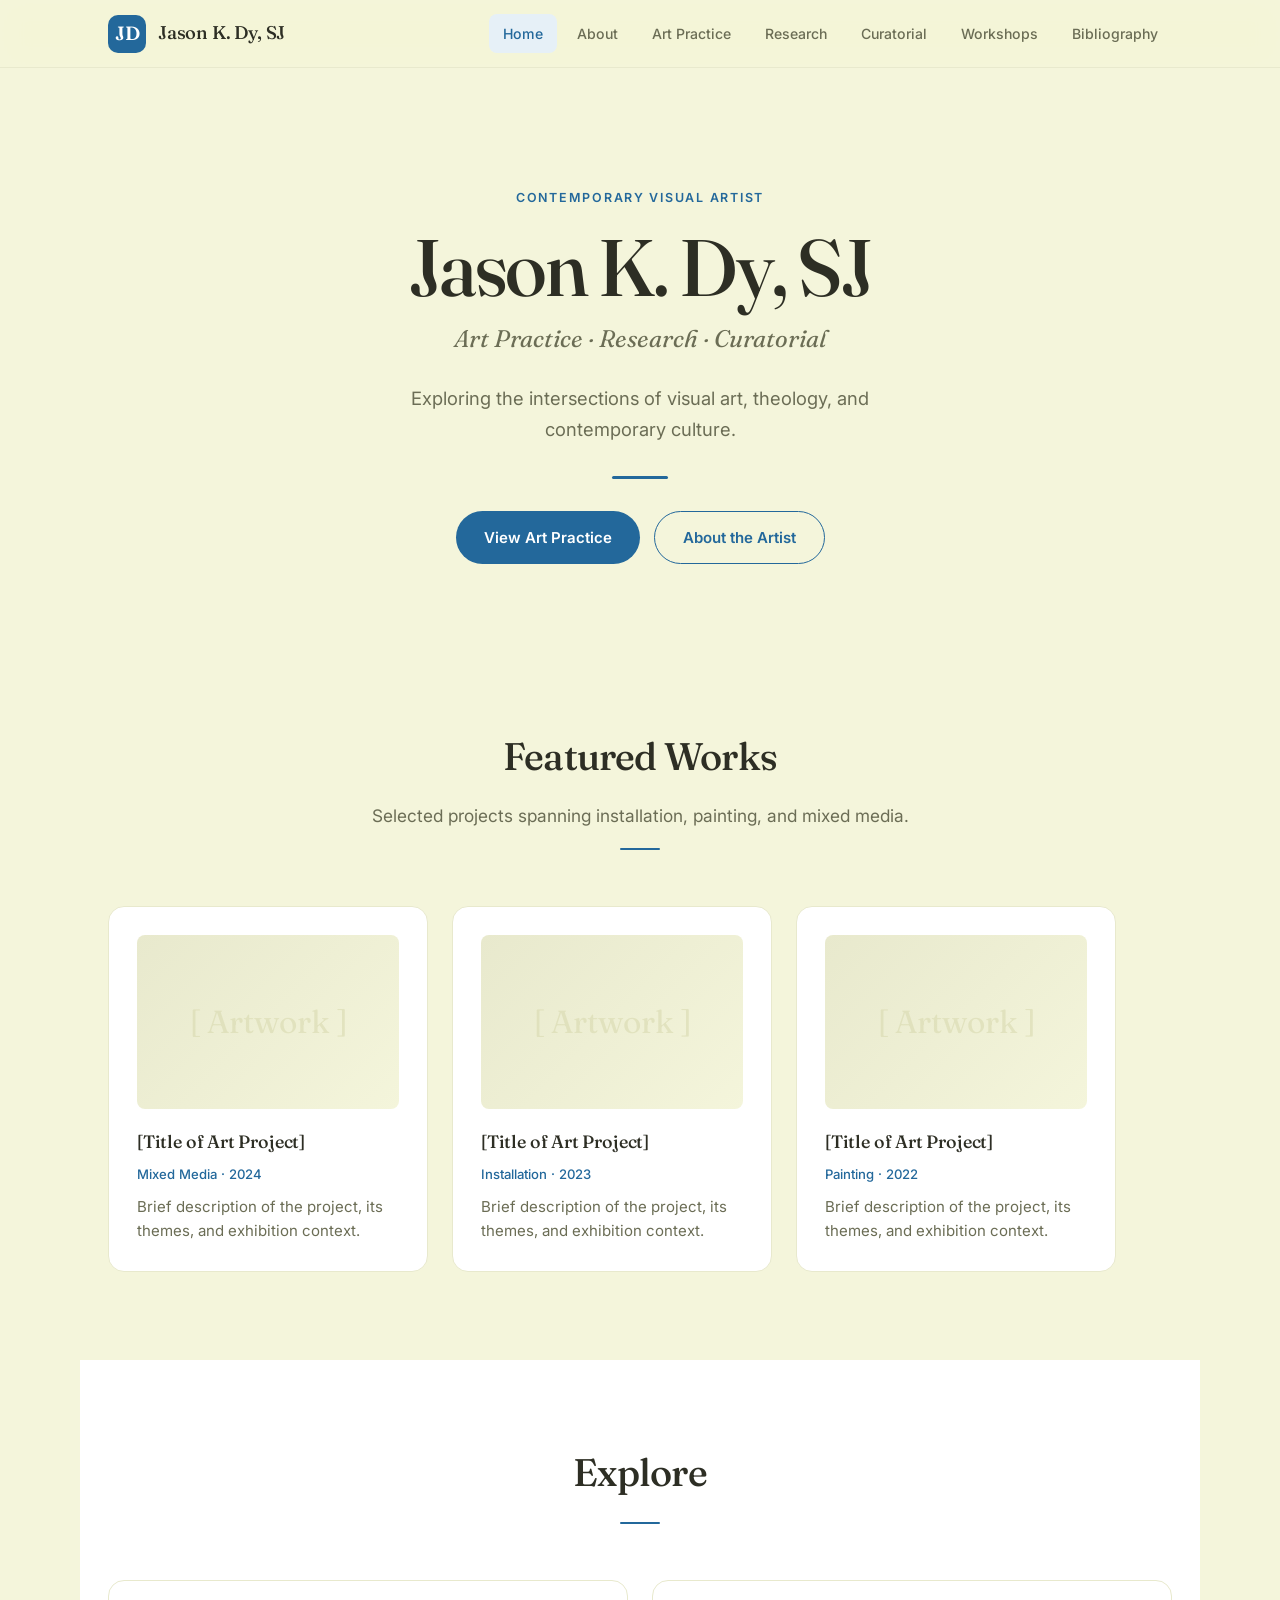
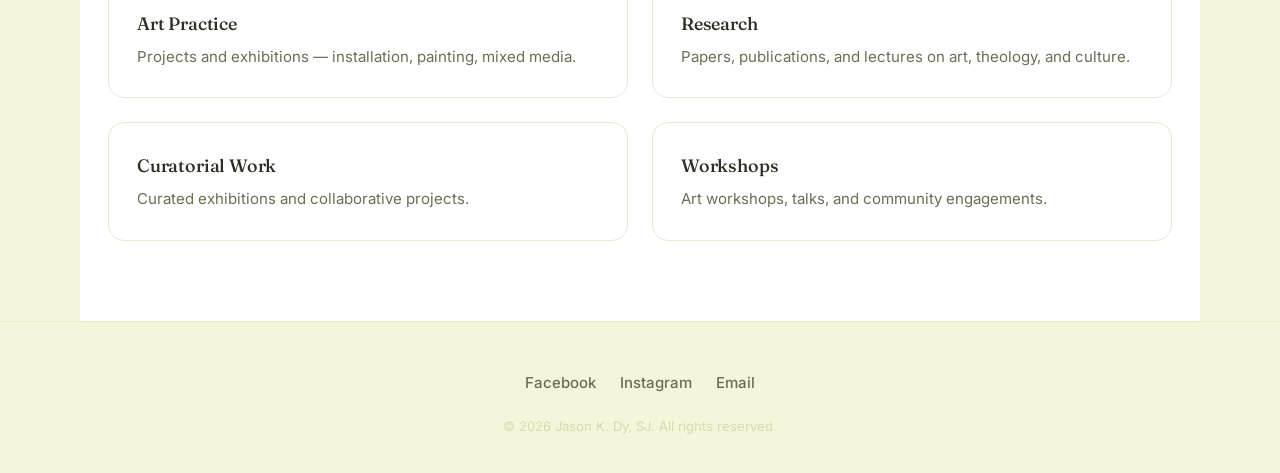
<file: index.html>
<!DOCTYPE html>
<html lang="en">
<head>
  <meta charset="UTF-8">
  <meta name="viewport" content="width=device-width, initial-scale=1.0">
  <title>Jason K. Dy, SJ — Contemporary Visual Artist</title>
  <meta name="description" content="Portfolio of Jason K. Dy, SJ — contemporary visual artist. Art practice, research, curatorial work, and workshops.">
  <link rel="icon" type="image/png" sizes="32x32" href="assets/img/favicon-32.png">
  <link rel="apple-touch-icon" href="assets/img/apple-touch-icon.png">
  <link rel="stylesheet" href="assets/css/style.css?v=1">
  <!-- Open Graph -->
  <meta property="og:title" content="Jason K. Dy, SJ — Contemporary Visual Artist">
  <meta property="og:description" content="Portfolio of Jason K. Dy, SJ — contemporary visual artist.">
  <meta property="og:type" content="website">
</head>
<body>

<a href="#main" class="skip-link">Skip to content</a>

<!-- ═══════════════ HEADER ═══════════════ -->
<header class="site-header">
  <div class="header-inner">
    <a href="index.html" class="brand" aria-label="Jason K. Dy, SJ — Home">
      <div class="brand-mark" aria-hidden="true">JD</div>
      <span class="brand-name">Jason K. Dy, SJ</span>
    </a>

    <button class="nav-toggle" aria-label="Toggle navigation" aria-expanded="false">
      <span></span><span></span><span></span>
    </button>

    <nav class="site-nav">
      <a href="index.html" class="active">Home</a>
      <a href="about.html">About</a>
      <a href="art-practice.html">Art Practice</a>
      <a href="research.html">Research</a>
      <a href="curatorial.html">Curatorial</a>
      <a href="workshops.html">Workshops</a>
      <a href="bibliography.html">Bibliography</a>
    </nav>
  </div>
</header>

<!-- ═══════════════ MAIN ═══════════════ -->
<main id="main">

  <!-- Hero -->
  <section class="hero-home">
    <p class="eyebrow">Contemporary Visual Artist</p>
    <h1>Jason K. Dy, SJ</h1>
    <p class="hero-sub">Art Practice · Research · Curatorial</p>
    <p class="hero-lede">
      Exploring the intersections of visual art, theology, and contemporary culture.
    </p>
    <span class="hero-line" aria-hidden="true"></span>
    <div class="cta-row">
      <a href="art-practice.html" class="btn btn-primary">View Art Practice</a>
      <a href="about.html" class="btn btn-outline">About the Artist</a>
    </div>
  </section>

  <!-- Featured Work -->
  <section class="section reveal">
    <div class="section-header">
      <h2>Featured Works</h2>
      <p class="section-lede">Selected projects spanning installation, painting, and mixed media.</p>
      <span class="section-line" aria-hidden="true"></span>
    </div>

    <div class="card-grid">
      <div class="card reveal">
        <div class="card-placeholder"><span>[ Artwork ]</span></div>
        <h4>[Title of Art Project]</h4>
        <p class="card-meta">Mixed Media · 2024</p>
        <p>Brief description of the project, its themes, and exhibition context.</p>
      </div>
      <div class="card reveal">
        <div class="card-placeholder"><span>[ Artwork ]</span></div>
        <h4>[Title of Art Project]</h4>
        <p class="card-meta">Installation · 2023</p>
        <p>Brief description of the project, its themes, and exhibition context.</p>
      </div>
      <div class="card reveal">
        <div class="card-placeholder"><span>[ Artwork ]</span></div>
        <h4>[Title of Art Project]</h4>
        <p class="card-meta">Painting · 2022</p>
        <p>Brief description of the project, its themes, and exhibition context.</p>
      </div>
    </div>
  </section>

  <!-- Quick Links -->
  <section class="section section-alt reveal">
    <div class="section-header">
      <h2>Explore</h2>
      <span class="section-line" aria-hidden="true"></span>
    </div>

    <div class="card-grid two-col">
      <a href="art-practice.html" class="card" style="text-decoration:none;">
        <h4>Art Practice</h4>
        <p style="margin-top:6px;">Projects and exhibitions — installation, painting, mixed media.</p>
      </a>
      <a href="research.html" class="card" style="text-decoration:none;">
        <h4>Research</h4>
        <p style="margin-top:6px;">Papers, publications, and lectures on art, theology, and culture.</p>
      </a>
      <a href="curatorial.html" class="card" style="text-decoration:none;">
        <h4>Curatorial Work</h4>
        <p style="margin-top:6px;">Curated exhibitions and collaborative projects.</p>
      </a>
      <a href="workshops.html" class="card" style="text-decoration:none;">
        <h4>Workshops</h4>
        <p style="margin-top:6px;">Art workshops, talks, and community engagements.</p>
      </a>
    </div>
  </section>

</main>

<!-- ═══════════════ FOOTER ═══════════════ -->
<footer class="site-footer">
  <div class="footer-social">
    <a href="#" aria-label="Facebook">Facebook</a>
    <a href="#" aria-label="Instagram">Instagram</a>
    <a href="mailto:email@example.com" aria-label="Email">Email</a>
  </div>
  <p class="footer-copy">&copy; 2026 Jason K. Dy, SJ. All rights reserved.</p>
</footer>

<script src="assets/js/main.js"></script>
</body>
</html>
</file>
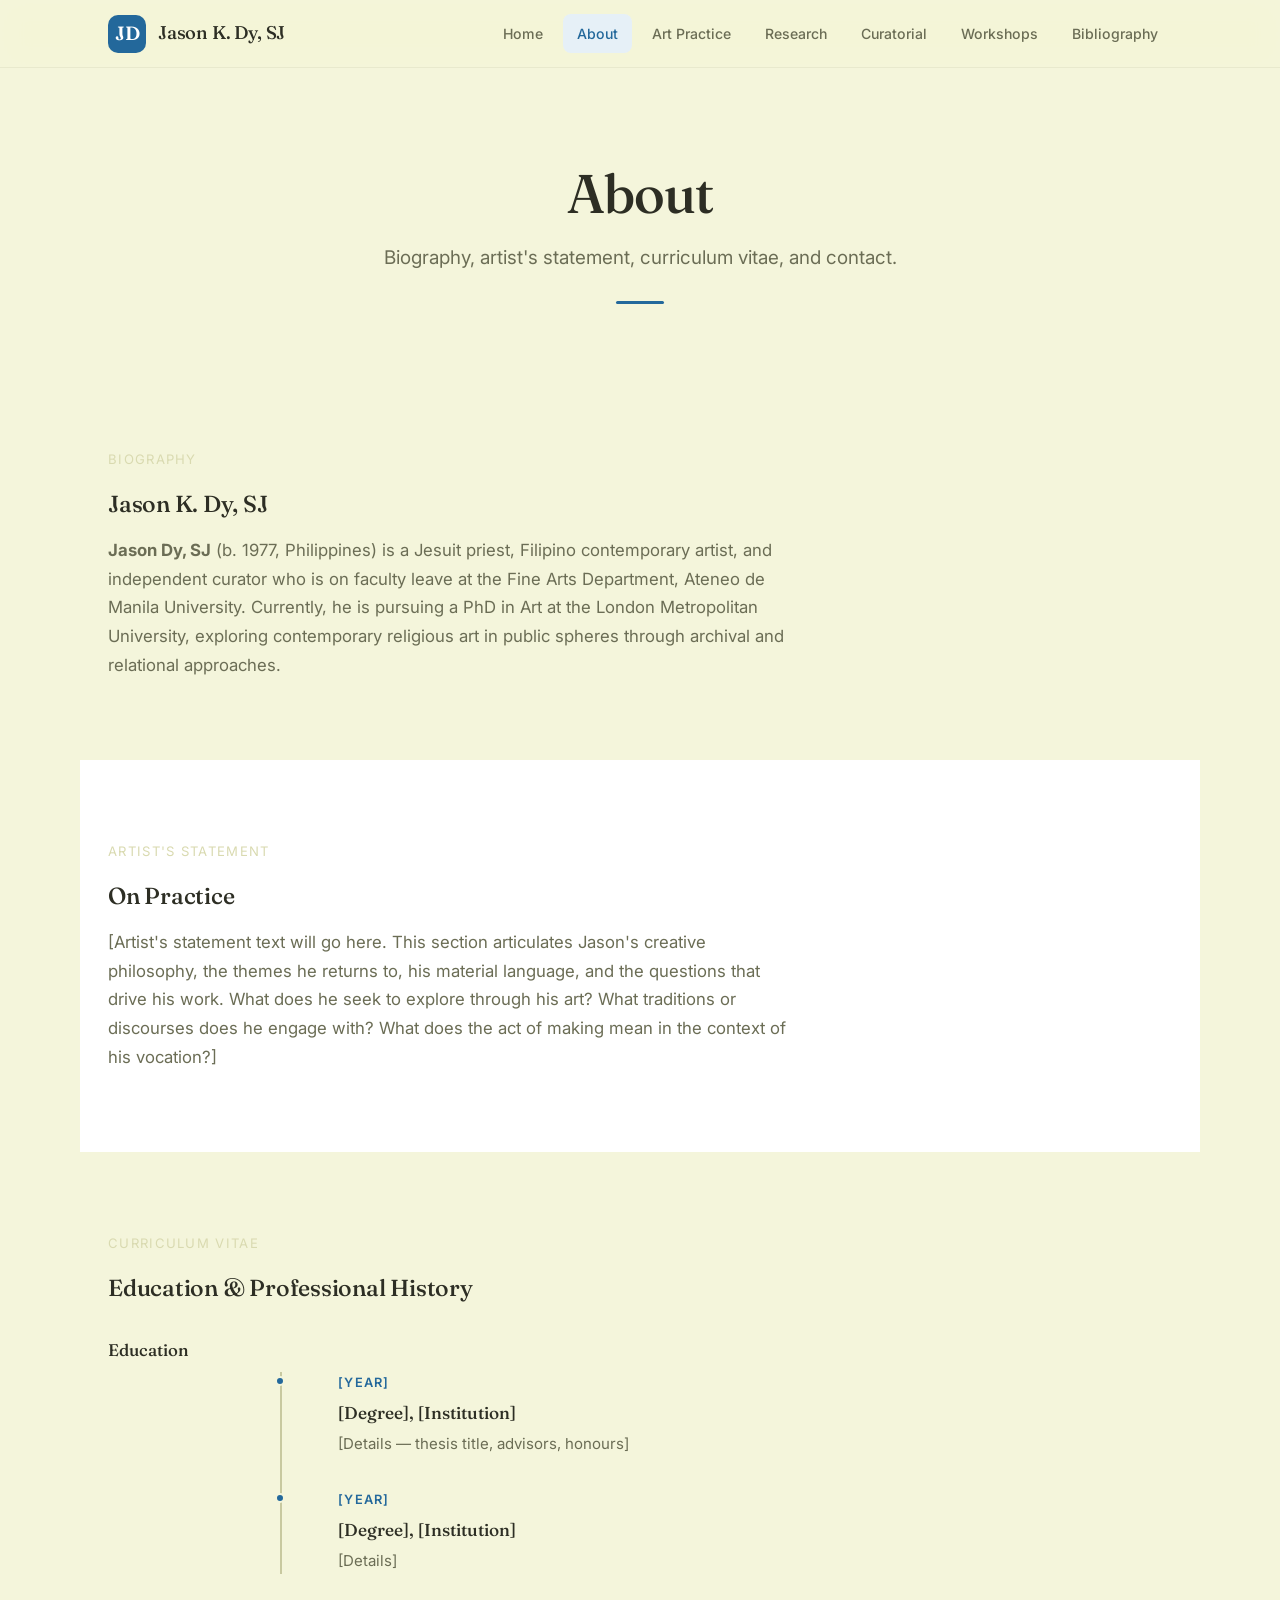
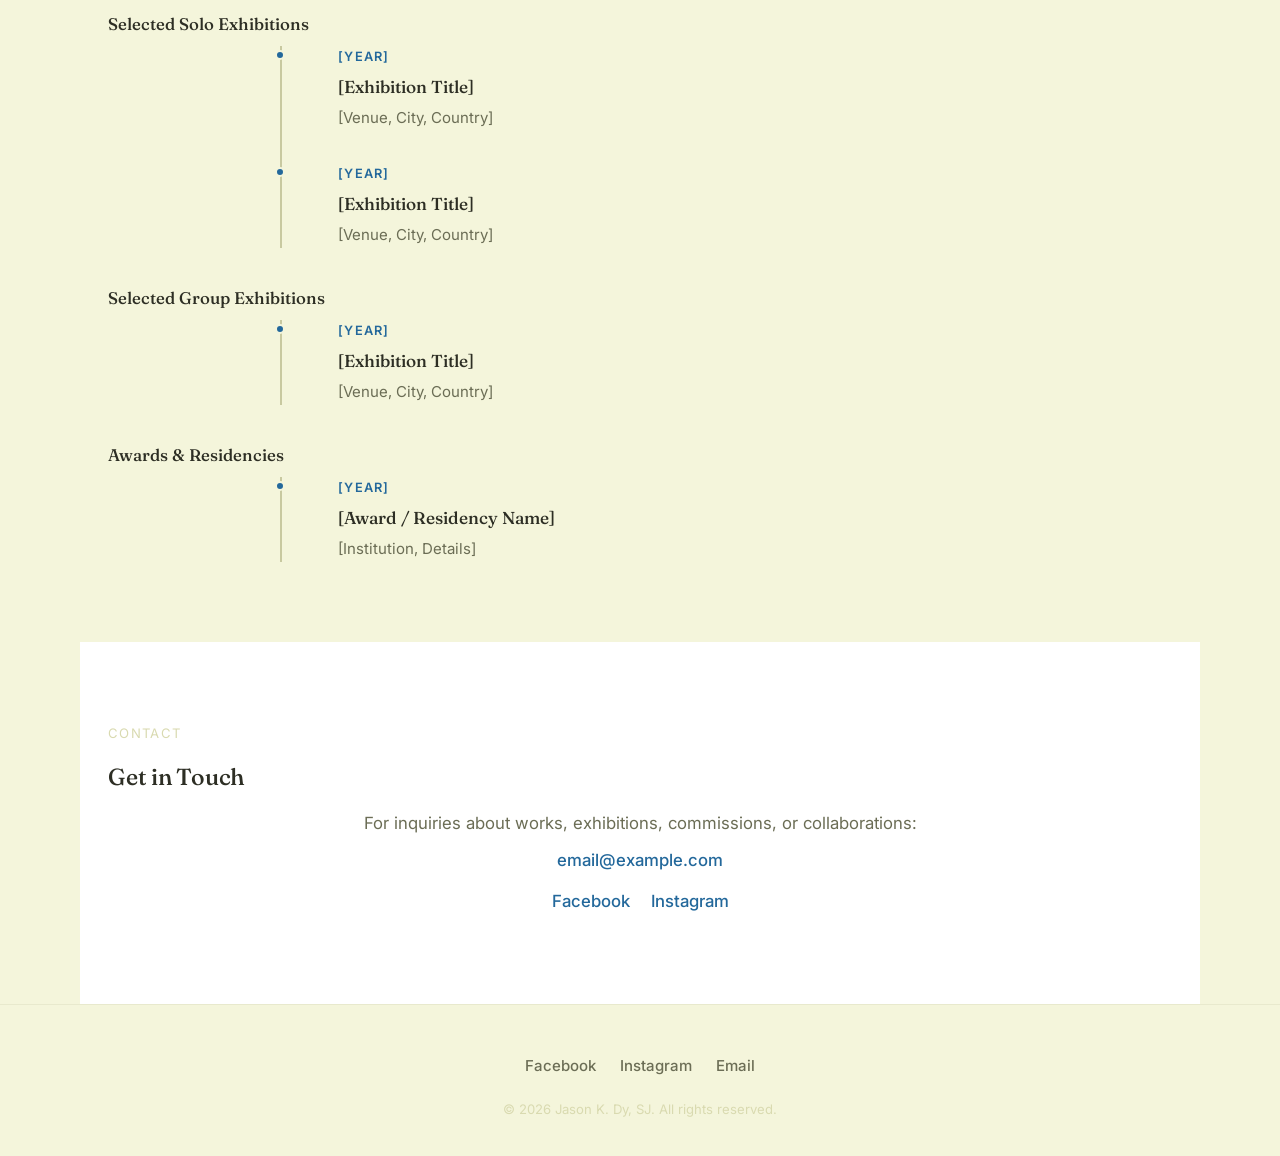
<file: about.html>
<!DOCTYPE html>
<html lang="en">
<head>
  <meta charset="UTF-8">
  <meta name="viewport" content="width=device-width, initial-scale=1.0">
  <title>About — Jason K. Dy, SJ</title>
  <meta name="description" content="Biography, artist's statement, CV, and contact details for Jason K. Dy, SJ — contemporary visual artist.">
  <link rel="icon" type="image/png" sizes="32x32" href="assets/img/favicon-32.png">
  <link rel="apple-touch-icon" href="assets/img/apple-touch-icon.png">
  <link rel="stylesheet" href="assets/css/style.css?v=1">
</head>
<body>

<a href="#main" class="skip-link">Skip to content</a>

<header class="site-header">
  <div class="header-inner">
    <a href="index.html" class="brand" aria-label="Jason K. Dy, SJ — Home">
      <div class="brand-mark" aria-hidden="true">JD</div>
      <span class="brand-name">Jason K. Dy, SJ</span>
    </a>
    <button class="nav-toggle" aria-label="Toggle navigation" aria-expanded="false">
      <span></span><span></span><span></span>
    </button>
    <nav class="site-nav">
      <a href="index.html">Home</a>
      <a href="about.html" class="active">About</a>
      <a href="art-practice.html">Art Practice</a>
      <a href="research.html">Research</a>
      <a href="curatorial.html">Curatorial</a>
      <a href="workshops.html">Workshops</a>
      <a href="bibliography.html">Bibliography</a>
    </nav>
  </div>
</header>

<main id="main">

  <section class="page-hero">
    <h1>About</h1>
    <p class="hero-lede">Biography, artist's statement, curriculum vitae, and contact.</p>
    <span class="hero-line" aria-hidden="true"></span>
  </section>

  <!-- Biography -->
  <section class="section reveal" id="biography">
    <div class="subsection">
      <p class="meta">Biography</p>
      <h3>Jason K. Dy, SJ</h3>
      <p>
        <b>Jason Dy, SJ</b> (b. 1977, Philippines) is a Jesuit priest, Filipino contemporary artist, and independent curator who is on faculty leave at the Fine Arts Department, Ateneo de Manila University. Currently, he is pursuing a PhD in Art at the London Metropolitan University, exploring contemporary religious art in public spheres through archival and relational approaches. 
      </p>
    </div>
  </section>

  <!-- Artist's Statement -->
  <section class="section section-alt reveal" id="statement">
    <div class="subsection">
      <p class="meta">Artist's Statement</p>
      <h3>On Practice</h3>
      <p>
        [Artist's statement text will go here. This section articulates Jason's creative philosophy,
        the themes he returns to, his material language, and the questions that drive his work.
        What does he seek to explore through his art? What traditions or discourses does he
        engage with? What does the act of making mean in the context of his vocation?]
      </p>
    </div>
  </section>

  <!-- CV -->
  <section class="section reveal" id="cv">
    <div class="subsection">
      <p class="meta">Curriculum Vitae</p>
      <h3>Education &amp; Professional History</h3>

      <h4 style="font-family:var(--font-display); font-weight:500; font-size:1.05rem; margin:28px 0 8px; color:var(--ink);">Education</h4>
      <div class="timeline">
        <div class="timeline-item">
          <p class="year">[Year]</p>
          <h4>[Degree], [Institution]</h4>
          <p>[Details — thesis title, advisors, honours]</p>
        </div>
        <div class="timeline-item">
          <p class="year">[Year]</p>
          <h4>[Degree], [Institution]</h4>
          <p>[Details]</p>
        </div>
      </div>

      <h4 style="font-family:var(--font-display); font-weight:500; font-size:1.05rem; margin:36px 0 8px; color:var(--ink);">Selected Solo Exhibitions</h4>
      <div class="timeline">
        <div class="timeline-item">
          <p class="year">[Year]</p>
          <h4>[Exhibition Title]</h4>
          <p>[Venue, City, Country]</p>
        </div>
        <div class="timeline-item">
          <p class="year">[Year]</p>
          <h4>[Exhibition Title]</h4>
          <p>[Venue, City, Country]</p>
        </div>
      </div>

      <h4 style="font-family:var(--font-display); font-weight:500; font-size:1.05rem; margin:36px 0 8px; color:var(--ink);">Selected Group Exhibitions</h4>
      <div class="timeline">
        <div class="timeline-item">
          <p class="year">[Year]</p>
          <h4>[Exhibition Title]</h4>
          <p>[Venue, City, Country]</p>
        </div>
      </div>

      <h4 style="font-family:var(--font-display); font-weight:500; font-size:1.05rem; margin:36px 0 8px; color:var(--ink);">Awards &amp; Residencies</h4>
      <div class="timeline">
        <div class="timeline-item">
          <p class="year">[Year]</p>
          <h4>[Award / Residency Name]</h4>
          <p>[Institution, Details]</p>
        </div>
      </div>
    </div>
  </section>

  <!-- Contact -->
  <section class="section section-alt reveal" id="contact">
    <div class="subsection">
      <p class="meta">Contact</p>
      <h3>Get in Touch</h3>
      <div class="contact-block">
        <p>For inquiries about works, exhibitions, commissions, or collaborations:</p>
        <p><a href="mailto:email@example.com">email@example.com</a></p>
        <p style="margin-top:12px;">
          <a href="#" style="margin:0 8px;">Facebook</a>
          <a href="#" style="margin:0 8px;">Instagram</a>
        </p>
      </div>
    </div>
  </section>

</main>

<footer class="site-footer">
  <div class="footer-social">
    <a href="#" aria-label="Facebook">Facebook</a>
    <a href="#" aria-label="Instagram">Instagram</a>
    <a href="mailto:email@example.com" aria-label="Email">Email</a>
  </div>
  <p class="footer-copy">&copy; 2026 Jason K. Dy, SJ. All rights reserved.</p>
</footer>

<script src="assets/js/main.js"></script>
</body>
</html>
</file>
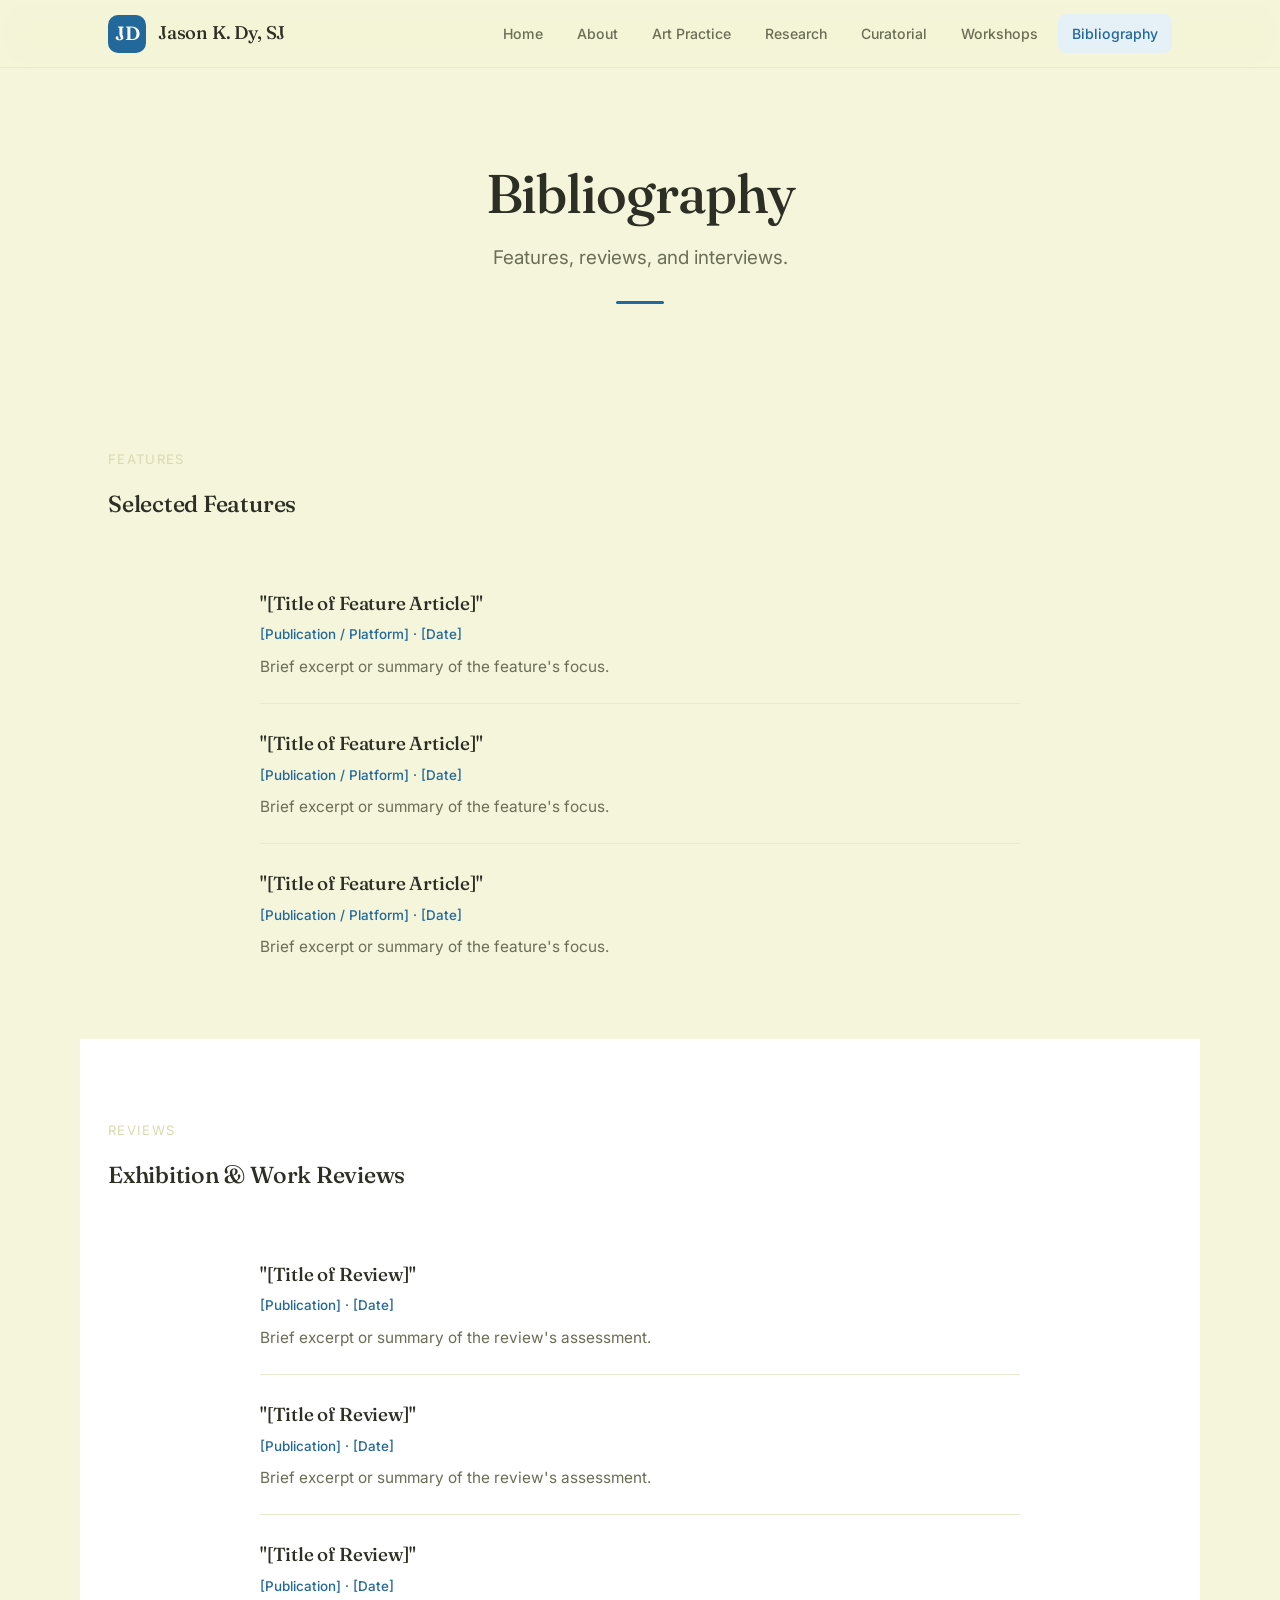
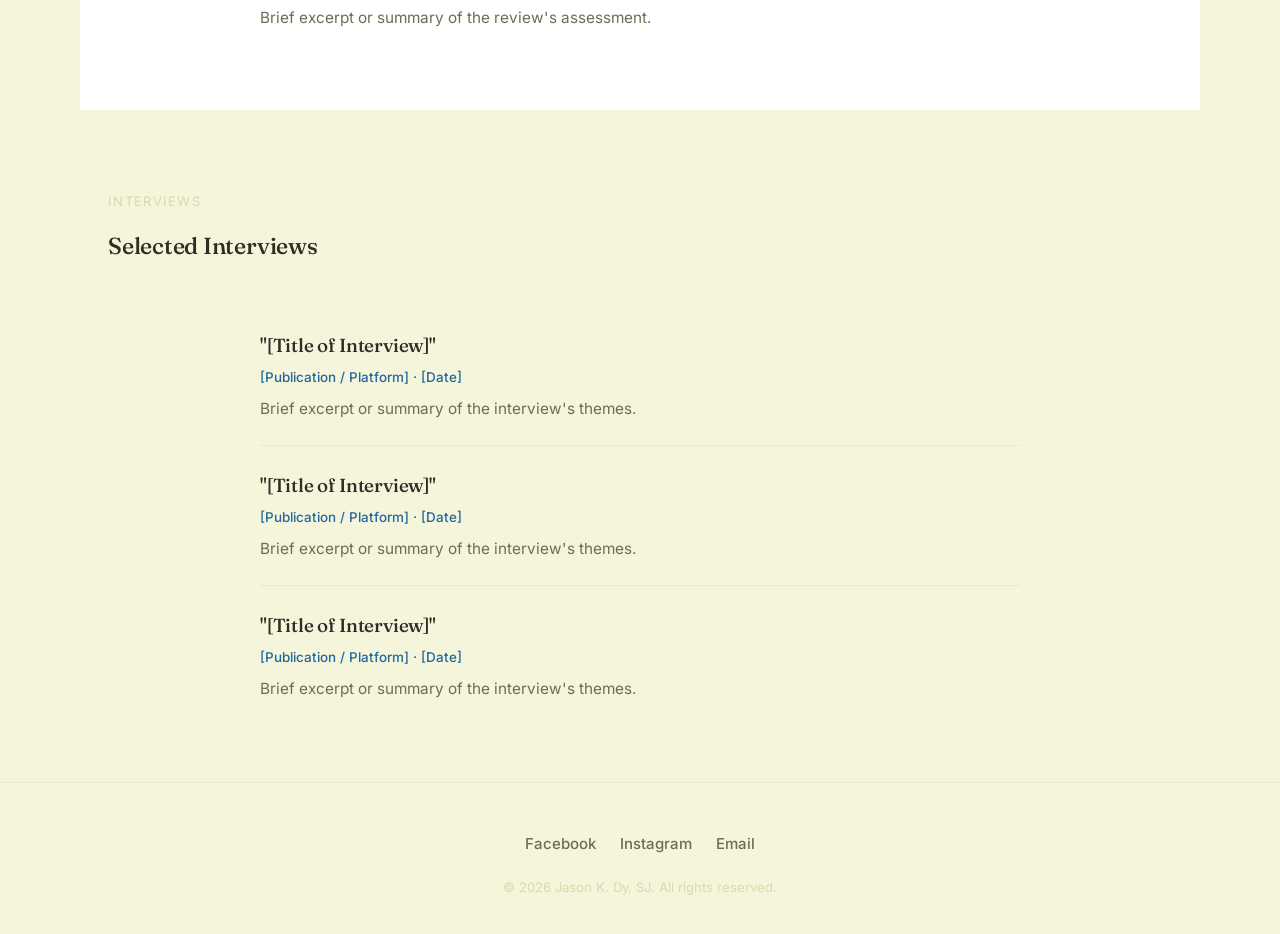
<file: bibliography.html>
<!DOCTYPE html>
<html lang="en">
<head>
  <meta charset="UTF-8">
  <meta name="viewport" content="width=device-width, initial-scale=1.0">
  <title>Bibliography — Jason K. Dy, SJ</title>
  <meta name="description" content="Features, reviews, and interviews about Jason K. Dy, SJ and his work.">
  <link rel="icon" type="image/png" sizes="32x32" href="assets/img/favicon-32.png">
  <link rel="apple-touch-icon" href="assets/img/apple-touch-icon.png">
  <link rel="stylesheet" href="assets/css/style.css?v=1">
</head>
<body>

<a href="#main" class="skip-link">Skip to content</a>

<header class="site-header">
  <div class="header-inner">
    <a href="index.html" class="brand" aria-label="Jason K. Dy, SJ — Home">
      <div class="brand-mark" aria-hidden="true">JD</div>
      <span class="brand-name">Jason K. Dy, SJ</span>
    </a>
    <button class="nav-toggle" aria-label="Toggle navigation" aria-expanded="false">
      <span></span><span></span><span></span>
    </button>
    <nav class="site-nav">
      <a href="index.html">Home</a>
      <a href="about.html">About</a>
      <a href="art-practice.html">Art Practice</a>
      <a href="research.html">Research</a>
      <a href="curatorial.html">Curatorial</a>
      <a href="workshops.html">Workshops</a>
      <a href="bibliography.html" class="active">Bibliography</a>
    </nav>
  </div>
</header>

<main id="main">

  <section class="page-hero">
    <h1>Bibliography</h1>
    <p class="hero-lede">Features, reviews, and interviews.</p>
    <span class="hero-line" aria-hidden="true"></span>
  </section>

  <!-- Features -->
  <section class="section reveal" id="features">
    <div class="subsection">
      <p class="meta">Features</p>
      <h3>Selected Features</h3>
    </div>

    <div class="entry-list">
      <div class="entry reveal">
        <h3>"[Title of Feature Article]"</h3>
        <p class="entry-meta">[Publication / Platform] · [Date]</p>
        <p>Brief excerpt or summary of the feature's focus.</p>
      </div>
      <div class="entry reveal">
        <h3>"[Title of Feature Article]"</h3>
        <p class="entry-meta">[Publication / Platform] · [Date]</p>
        <p>Brief excerpt or summary of the feature's focus.</p>
      </div>
      <div class="entry reveal">
        <h3>"[Title of Feature Article]"</h3>
        <p class="entry-meta">[Publication / Platform] · [Date]</p>
        <p>Brief excerpt or summary of the feature's focus.</p>
      </div>
    </div>
  </section>

  <!-- Reviews -->
  <section class="section section-alt reveal" id="reviews">
    <div class="subsection">
      <p class="meta">Reviews</p>
      <h3>Exhibition &amp; Work Reviews</h3>
    </div>

    <div class="entry-list">
      <div class="entry reveal">
        <h3>"[Title of Review]"</h3>
        <p class="entry-meta">[Publication] · [Date]</p>
        <p>Brief excerpt or summary of the review's assessment.</p>
      </div>
      <div class="entry reveal">
        <h3>"[Title of Review]"</h3>
        <p class="entry-meta">[Publication] · [Date]</p>
        <p>Brief excerpt or summary of the review's assessment.</p>
      </div>
      <div class="entry reveal">
        <h3>"[Title of Review]"</h3>
        <p class="entry-meta">[Publication] · [Date]</p>
        <p>Brief excerpt or summary of the review's assessment.</p>
      </div>
    </div>
  </section>

  <!-- Interviews -->
  <section class="section reveal" id="interviews">
    <div class="subsection">
      <p class="meta">Interviews</p>
      <h3>Selected Interviews</h3>
    </div>

    <div class="entry-list">
      <div class="entry reveal">
        <h3>"[Title of Interview]"</h3>
        <p class="entry-meta">[Publication / Platform] · [Date]</p>
        <p>Brief excerpt or summary of the interview's themes.</p>
      </div>
      <div class="entry reveal">
        <h3>"[Title of Interview]"</h3>
        <p class="entry-meta">[Publication / Platform] · [Date]</p>
        <p>Brief excerpt or summary of the interview's themes.</p>
      </div>
      <div class="entry reveal">
        <h3>"[Title of Interview]"</h3>
        <p class="entry-meta">[Publication / Platform] · [Date]</p>
        <p>Brief excerpt or summary of the interview's themes.</p>
      </div>
    </div>
  </section>

</main>

<footer class="site-footer">
  <div class="footer-social">
    <a href="#" aria-label="Facebook">Facebook</a>
    <a href="#" aria-label="Instagram">Instagram</a>
    <a href="mailto:email@example.com" aria-label="Email">Email</a>
  </div>
  <p class="footer-copy">&copy; 2026 Jason K. Dy, SJ. All rights reserved.</p>
</footer>

<script src="assets/js/main.js"></script>
</body>
</html>
</file>
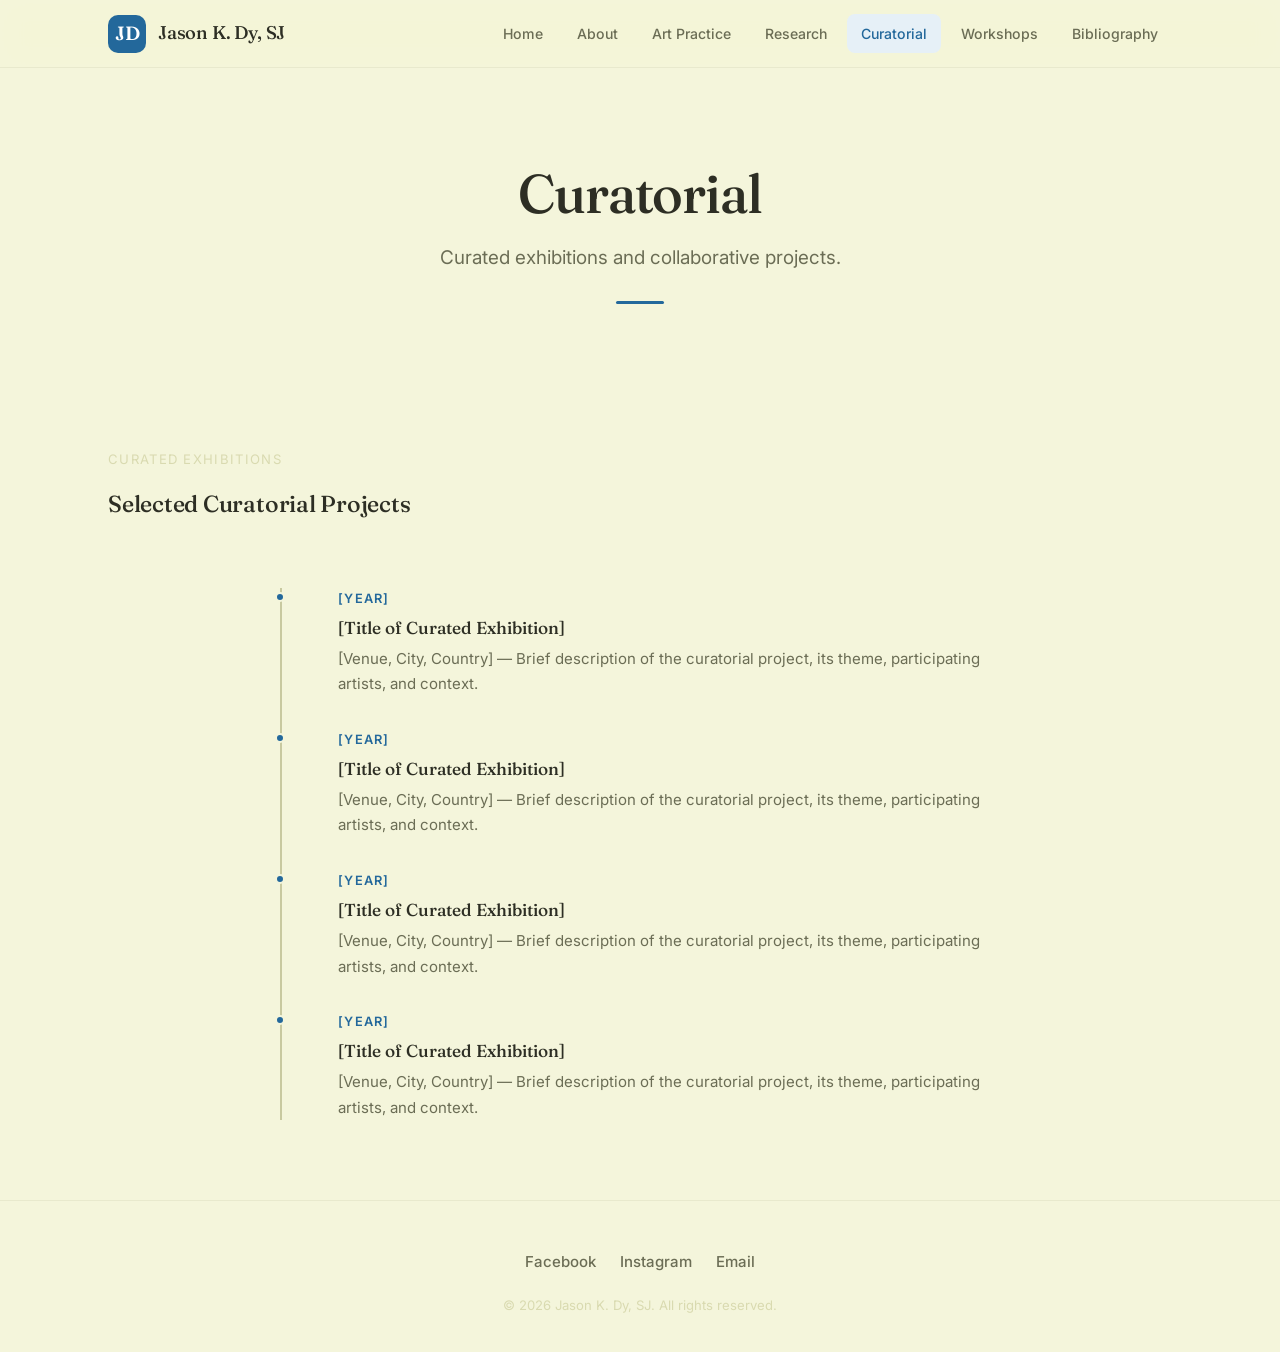
<file: curatorial.html>
<!DOCTYPE html>
<html lang="en">
<head>
  <meta charset="UTF-8">
  <meta name="viewport" content="width=device-width, initial-scale=1.0">
  <title>Curatorial — Jason K. Dy, SJ</title>
  <meta name="description" content="Curatorial projects and exhibitions by Jason K. Dy, SJ.">
  <link rel="icon" type="image/png" sizes="32x32" href="assets/img/favicon-32.png">
  <link rel="apple-touch-icon" href="assets/img/apple-touch-icon.png">
  <link rel="stylesheet" href="assets/css/style.css?v=1">
</head>
<body>

<a href="#main" class="skip-link">Skip to content</a>

<header class="site-header">
  <div class="header-inner">
    <a href="index.html" class="brand" aria-label="Jason K. Dy, SJ — Home">
      <div class="brand-mark" aria-hidden="true">JD</div>
      <span class="brand-name">Jason K. Dy, SJ</span>
    </a>
    <button class="nav-toggle" aria-label="Toggle navigation" aria-expanded="false">
      <span></span><span></span><span></span>
    </button>
    <nav class="site-nav">
      <a href="index.html">Home</a>
      <a href="about.html">About</a>
      <a href="art-practice.html">Art Practice</a>
      <a href="research.html">Research</a>
      <a href="curatorial.html" class="active">Curatorial</a>
      <a href="workshops.html">Workshops</a>
      <a href="bibliography.html">Bibliography</a>
    </nav>
  </div>
</header>

<main id="main">

  <section class="page-hero">
    <h1>Curatorial</h1>
    <p class="hero-lede">Curated exhibitions and collaborative projects.</p>
    <span class="hero-line" aria-hidden="true"></span>
  </section>

  <section class="section reveal">
    <div class="subsection">
      <p class="meta">Curated Exhibitions</p>
      <h3>Selected Curatorial Projects</h3>
    </div>

    <div class="timeline">
      <div class="timeline-item reveal">
        <p class="year">[Year]</p>
        <h4>[Title of Curated Exhibition]</h4>
        <p>[Venue, City, Country] — Brief description of the curatorial project, its theme, participating artists, and context.</p>
      </div>
      <div class="timeline-item reveal">
        <p class="year">[Year]</p>
        <h4>[Title of Curated Exhibition]</h4>
        <p>[Venue, City, Country] — Brief description of the curatorial project, its theme, participating artists, and context.</p>
      </div>
      <div class="timeline-item reveal">
        <p class="year">[Year]</p>
        <h4>[Title of Curated Exhibition]</h4>
        <p>[Venue, City, Country] — Brief description of the curatorial project, its theme, participating artists, and context.</p>
      </div>
      <div class="timeline-item reveal">
        <p class="year">[Year]</p>
        <h4>[Title of Curated Exhibition]</h4>
        <p>[Venue, City, Country] — Brief description of the curatorial project, its theme, participating artists, and context.</p>
      </div>
    </div>
  </section>

</main>

<footer class="site-footer">
  <div class="footer-social">
    <a href="#" aria-label="Facebook">Facebook</a>
    <a href="#" aria-label="Instagram">Instagram</a>
    <a href="mailto:email@example.com" aria-label="Email">Email</a>
  </div>
  <p class="footer-copy">&copy; 2026 Jason K. Dy, SJ. All rights reserved.</p>
</footer>

<script src="assets/js/main.js"></script>
</body>
</html>
</file>
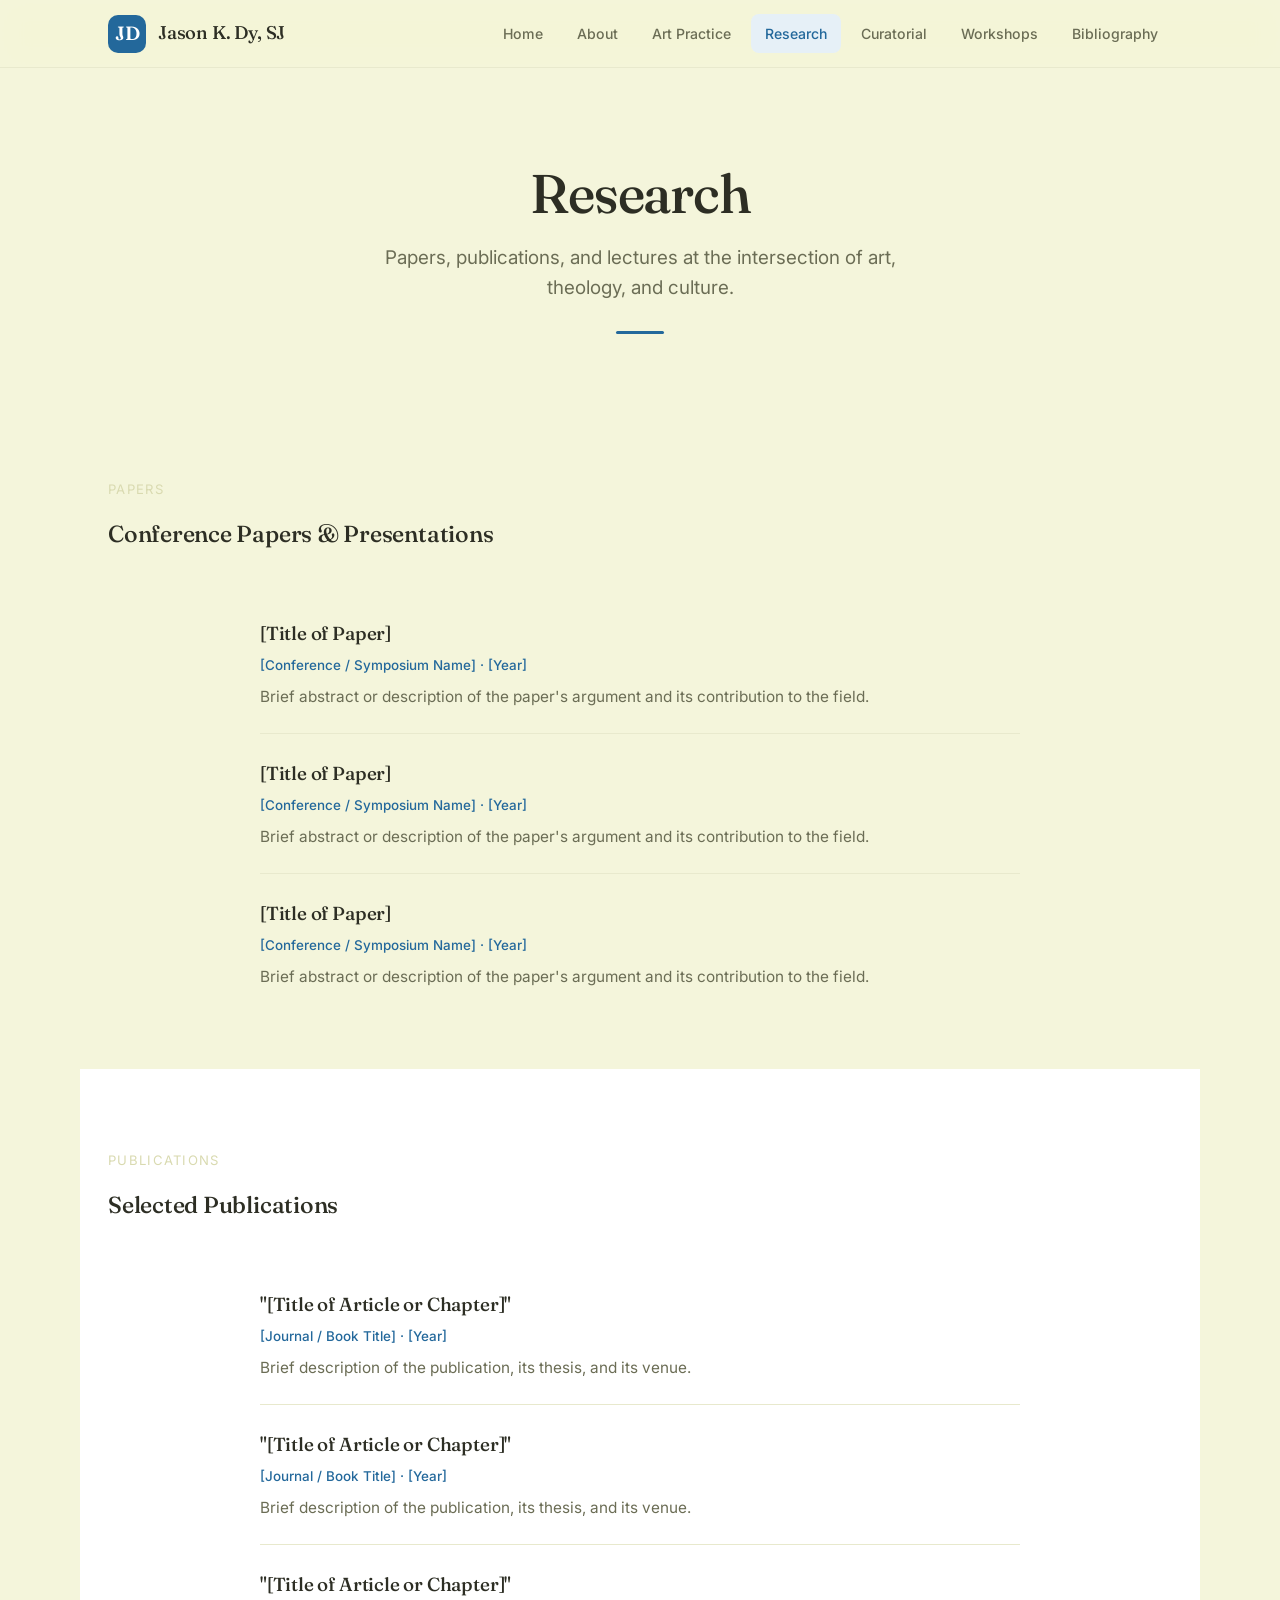
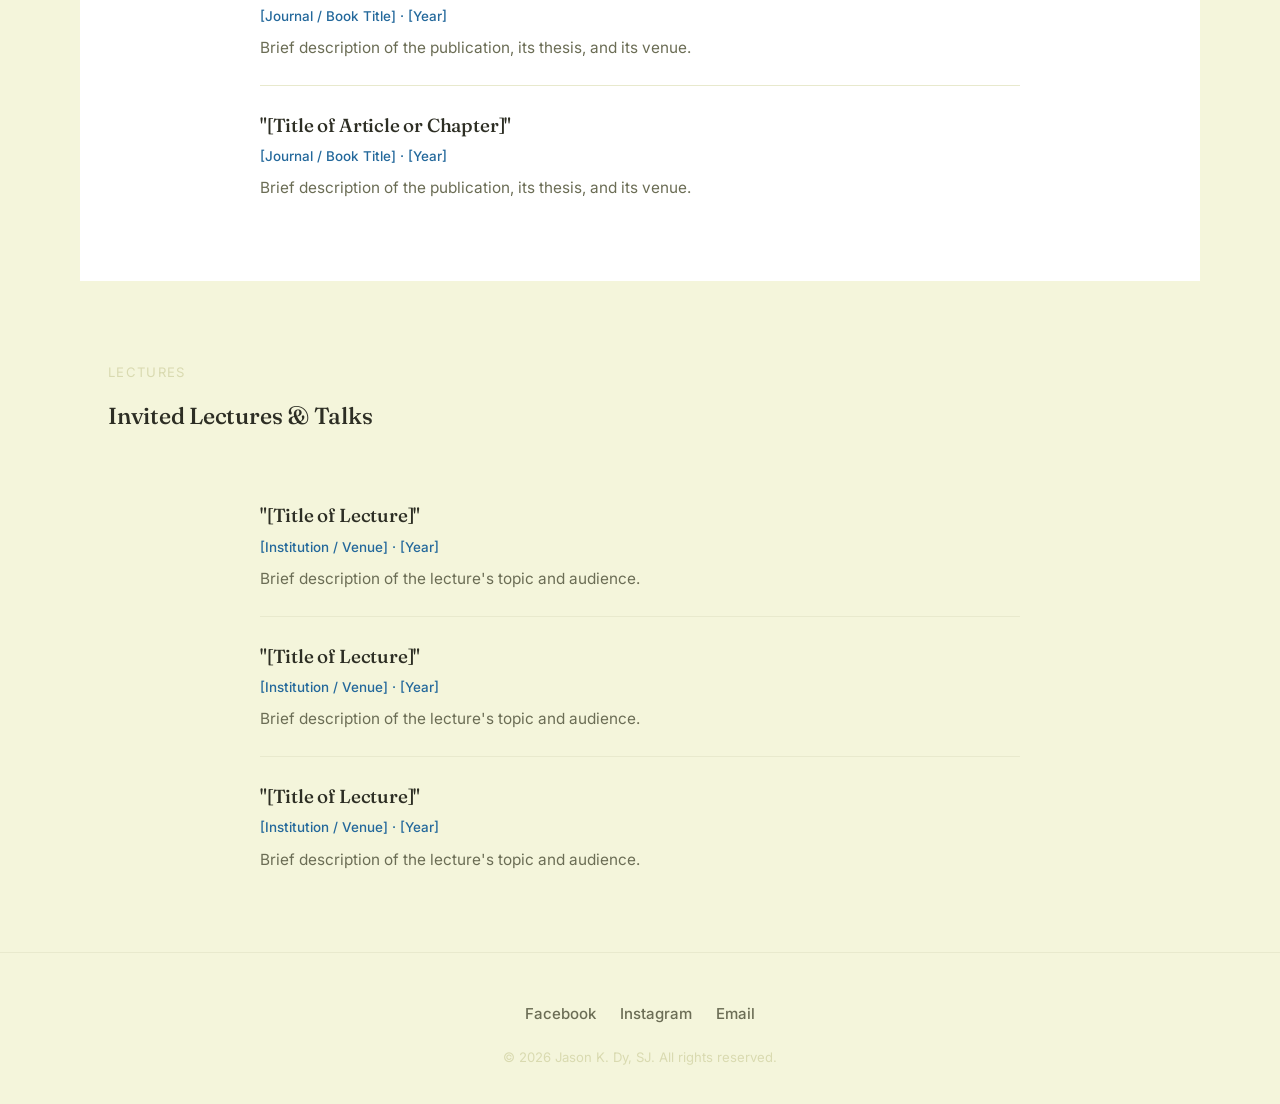
<file: research.html>
<!DOCTYPE html>
<html lang="en">
<head>
  <meta charset="UTF-8">
  <meta name="viewport" content="width=device-width, initial-scale=1.0">
  <title>Research — Jason K. Dy, SJ</title>
  <meta name="description" content="Research papers, publications, and lectures by Jason K. Dy, SJ — art, theology, and contemporary culture.">
  <link rel="icon" type="image/png" sizes="32x32" href="assets/img/favicon-32.png">
  <link rel="apple-touch-icon" href="assets/img/apple-touch-icon.png">
  <link rel="stylesheet" href="assets/css/style.css?v=1">
</head>
<body>

<a href="#main" class="skip-link">Skip to content</a>

<header class="site-header">
  <div class="header-inner">
    <a href="index.html" class="brand" aria-label="Jason K. Dy, SJ — Home">
      <div class="brand-mark" aria-hidden="true">JD</div>
      <span class="brand-name">Jason K. Dy, SJ</span>
    </a>
    <button class="nav-toggle" aria-label="Toggle navigation" aria-expanded="false">
      <span></span><span></span><span></span>
    </button>
    <nav class="site-nav">
      <a href="index.html">Home</a>
      <a href="about.html">About</a>
      <a href="art-practice.html">Art Practice</a>
      <a href="research.html" class="active">Research</a>
      <a href="curatorial.html">Curatorial</a>
      <a href="workshops.html">Workshops</a>
      <a href="bibliography.html">Bibliography</a>
    </nav>
  </div>
</header>

<main id="main">

  <section class="page-hero">
    <h1>Research</h1>
    <p class="hero-lede">Papers, publications, and lectures at the intersection of art, theology, and culture.</p>
    <span class="hero-line" aria-hidden="true"></span>
  </section>

  <!-- Papers -->
  <section class="section reveal" id="papers">
    <div class="subsection">
      <p class="meta">Papers</p>
      <h3>Conference Papers &amp; Presentations</h3>
    </div>

    <div class="entry-list">
      <div class="entry reveal">
        <h3>[Title of Paper]</h3>
        <p class="entry-meta">[Conference / Symposium Name] · [Year]</p>
        <p>Brief abstract or description of the paper's argument and its contribution to the field.</p>
      </div>
      <div class="entry reveal">
        <h3>[Title of Paper]</h3>
        <p class="entry-meta">[Conference / Symposium Name] · [Year]</p>
        <p>Brief abstract or description of the paper's argument and its contribution to the field.</p>
      </div>
      <div class="entry reveal">
        <h3>[Title of Paper]</h3>
        <p class="entry-meta">[Conference / Symposium Name] · [Year]</p>
        <p>Brief abstract or description of the paper's argument and its contribution to the field.</p>
      </div>
    </div>
  </section>

  <!-- Publications -->
  <section class="section section-alt reveal" id="publications">
    <div class="subsection">
      <p class="meta">Publications</p>
      <h3>Selected Publications</h3>
    </div>

    <div class="entry-list">
      <div class="entry reveal">
        <h3>"[Title of Article or Chapter]"</h3>
        <p class="entry-meta">[Journal / Book Title] · [Year]</p>
        <p>Brief description of the publication, its thesis, and its venue.</p>
      </div>
      <div class="entry reveal">
        <h3>"[Title of Article or Chapter]"</h3>
        <p class="entry-meta">[Journal / Book Title] · [Year]</p>
        <p>Brief description of the publication, its thesis, and its venue.</p>
      </div>
      <div class="entry reveal">
        <h3>"[Title of Article or Chapter]"</h3>
        <p class="entry-meta">[Journal / Book Title] · [Year]</p>
        <p>Brief description of the publication, its thesis, and its venue.</p>
      </div>
      <div class="entry reveal">
        <h3>"[Title of Article or Chapter]"</h3>
        <p class="entry-meta">[Journal / Book Title] · [Year]</p>
        <p>Brief description of the publication, its thesis, and its venue.</p>
      </div>
    </div>
  </section>

  <!-- Lectures -->
  <section class="section reveal" id="lectures">
    <div class="subsection">
      <p class="meta">Lectures</p>
      <h3>Invited Lectures &amp; Talks</h3>
    </div>

    <div class="entry-list">
      <div class="entry reveal">
        <h3>"[Title of Lecture]"</h3>
        <p class="entry-meta">[Institution / Venue] · [Year]</p>
        <p>Brief description of the lecture's topic and audience.</p>
      </div>
      <div class="entry reveal">
        <h3>"[Title of Lecture]"</h3>
        <p class="entry-meta">[Institution / Venue] · [Year]</p>
        <p>Brief description of the lecture's topic and audience.</p>
      </div>
      <div class="entry reveal">
        <h3>"[Title of Lecture]"</h3>
        <p class="entry-meta">[Institution / Venue] · [Year]</p>
        <p>Brief description of the lecture's topic and audience.</p>
      </div>
    </div>
  </section>

</main>

<footer class="site-footer">
  <div class="footer-social">
    <a href="#" aria-label="Facebook">Facebook</a>
    <a href="#" aria-label="Instagram">Instagram</a>
    <a href="mailto:email@example.com" aria-label="Email">Email</a>
  </div>
  <p class="footer-copy">&copy; 2026 Jason K. Dy, SJ. All rights reserved.</p>
</footer>

<script src="assets/js/main.js"></script>
</body>
</html>
</file>
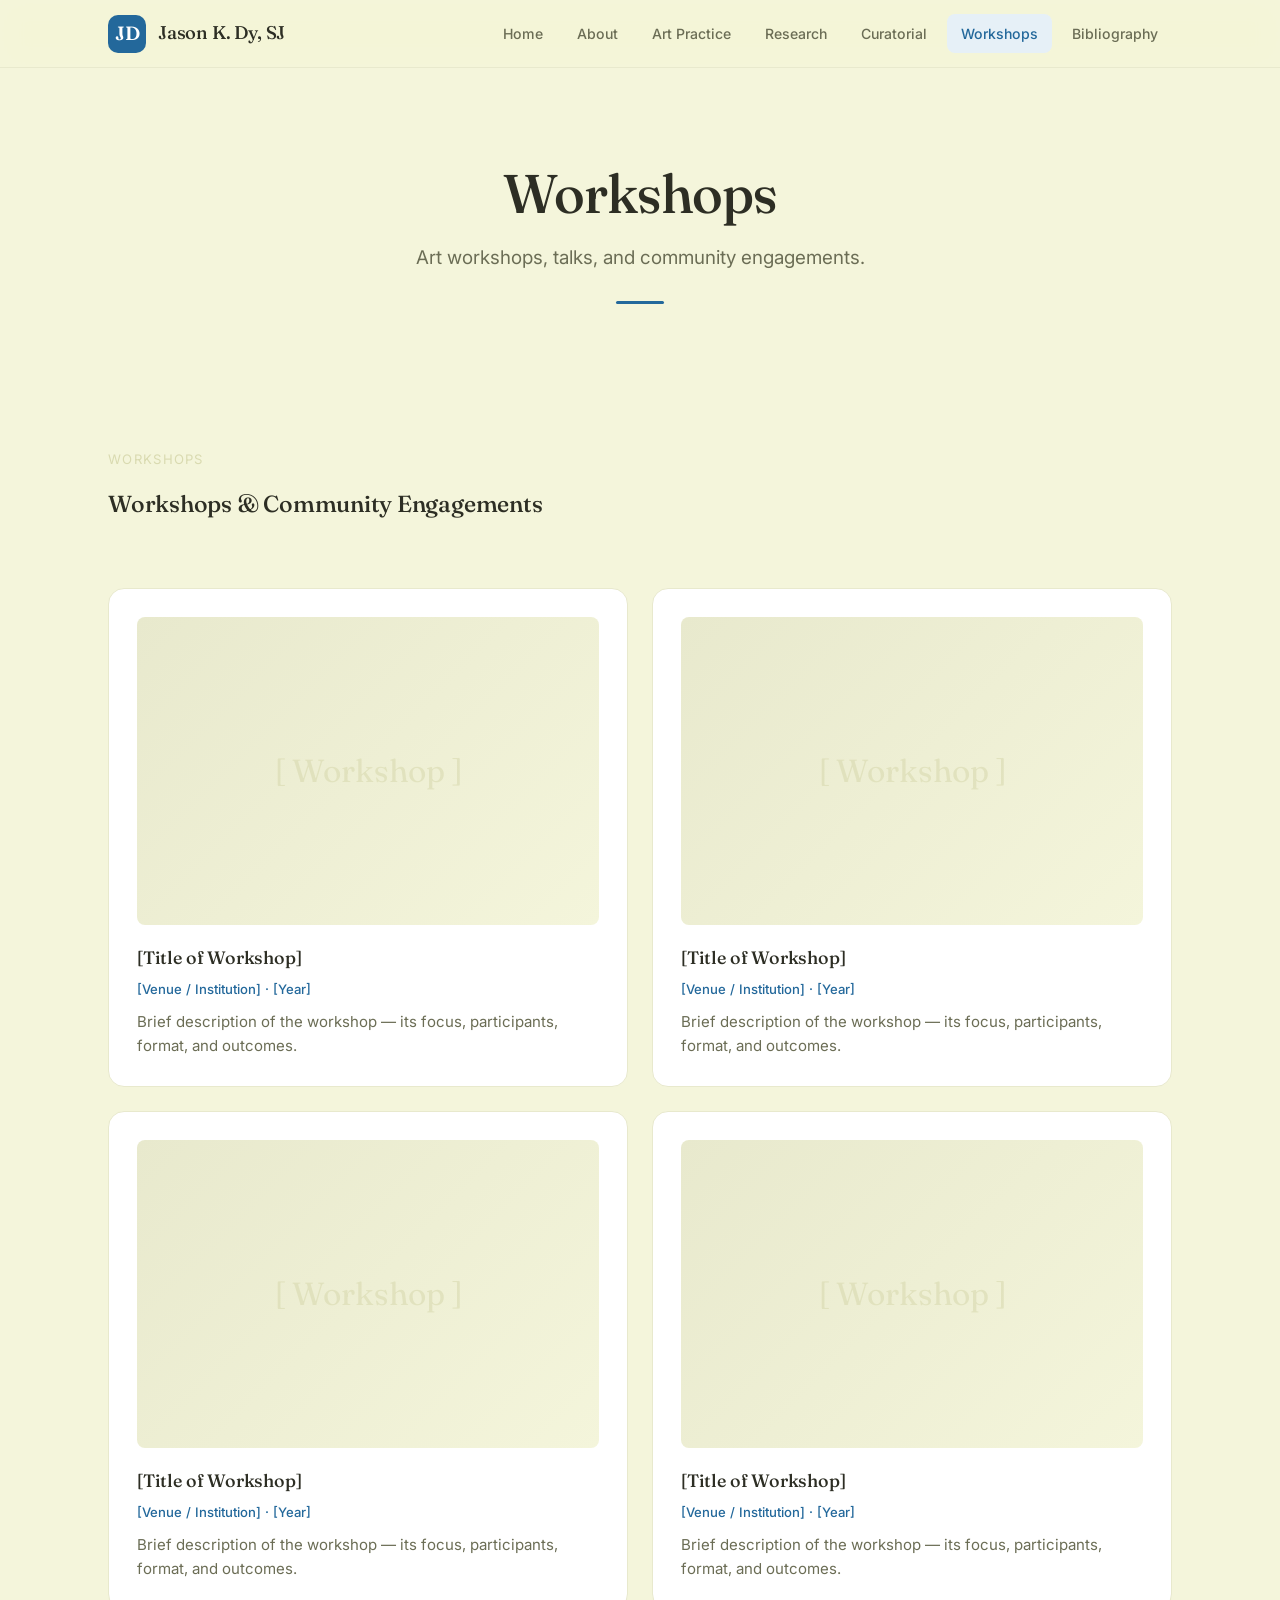
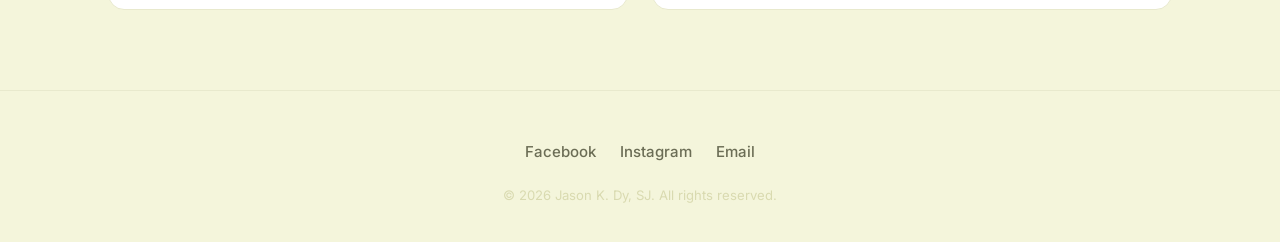
<file: workshops.html>
<!DOCTYPE html>
<html lang="en">
<head>
  <meta charset="UTF-8">
  <meta name="viewport" content="width=device-width, initial-scale=1.0">
  <title>Workshops — Jason K. Dy, SJ</title>
  <meta name="description" content="Art workshops, talks, and community engagements by Jason K. Dy, SJ.">
  <link rel="icon" type="image/png" sizes="32x32" href="assets/img/favicon-32.png">
  <link rel="apple-touch-icon" href="assets/img/apple-touch-icon.png">
  <link rel="stylesheet" href="assets/css/style.css?v=1">
</head>
<body>

<a href="#main" class="skip-link">Skip to content</a>

<header class="site-header">
  <div class="header-inner">
    <a href="index.html" class="brand" aria-label="Jason K. Dy, SJ — Home">
      <div class="brand-mark" aria-hidden="true">JD</div>
      <span class="brand-name">Jason K. Dy, SJ</span>
    </a>
    <button class="nav-toggle" aria-label="Toggle navigation" aria-expanded="false">
      <span></span><span></span><span></span>
    </button>
    <nav class="site-nav">
      <a href="index.html">Home</a>
      <a href="about.html">About</a>
      <a href="art-practice.html">Art Practice</a>
      <a href="research.html">Research</a>
      <a href="curatorial.html">Curatorial</a>
      <a href="workshops.html" class="active">Workshops</a>
      <a href="bibliography.html">Bibliography</a>
    </nav>
  </div>
</header>

<main id="main">

  <section class="page-hero">
    <h1>Workshops</h1>
    <p class="hero-lede">Art workshops, talks, and community engagements.</p>
    <span class="hero-line" aria-hidden="true"></span>
  </section>

  <section class="section reveal">
    <div class="subsection">
      <p class="meta">Workshops</p>
      <h3>Workshops &amp; Community Engagements</h3>
    </div>

    <div class="card-grid two-col">
      <div class="card reveal">
        <div class="card-placeholder"><span>[ Workshop ]</span></div>
        <h4>[Title of Workshop]</h4>
        <p class="card-meta">[Venue / Institution] · [Year]</p>
        <p>Brief description of the workshop — its focus, participants, format, and outcomes.</p>
      </div>
      <div class="card reveal">
        <div class="card-placeholder"><span>[ Workshop ]</span></div>
        <h4>[Title of Workshop]</h4>
        <p class="card-meta">[Venue / Institution] · [Year]</p>
        <p>Brief description of the workshop — its focus, participants, format, and outcomes.</p>
      </div>
      <div class="card reveal">
        <div class="card-placeholder"><span>[ Workshop ]</span></div>
        <h4>[Title of Workshop]</h4>
        <p class="card-meta">[Venue / Institution] · [Year]</p>
        <p>Brief description of the workshop — its focus, participants, format, and outcomes.</p>
      </div>
      <div class="card reveal">
        <div class="card-placeholder"><span>[ Workshop ]</span></div>
        <h4>[Title of Workshop]</h4>
        <p class="card-meta">[Venue / Institution] · [Year]</p>
        <p>Brief description of the workshop — its focus, participants, format, and outcomes.</p>
      </div>
    </div>
  </section>

</main>

<footer class="site-footer">
  <div class="footer-social">
    <a href="#" aria-label="Facebook">Facebook</a>
    <a href="#" aria-label="Instagram">Instagram</a>
    <a href="mailto:email@example.com" aria-label="Email">Email</a>
  </div>
  <p class="footer-copy">&copy; 2026 Jason K. Dy, SJ. All rights reserved.</p>
</footer>

<script src="assets/js/main.js"></script>
</body>
</html>
</file>
<file: assets/css/style.css>
/* ═══════════════════════════════════════════════════════════
   Jason K. Dy, SJ — Artist Portfolio
   Design tokens derived from client palette
   ═══════════════════════════════════════════════════════════ */

/* ── Google Fonts ── */
@import url('https://fonts.googleapis.com/css2?family=Fraunces:ital,opsz,wght@0,9..144,400;0,9..144,500;0,9..144,600;1,9..144,400&family=Inter:ital,wght@0,400;0,500;0,600;0,700;1,400&display=swap');

/* ── Design Tokens ── */
:root {
  /* Client palette */
  --bg:          #F4F5DB;   /* warm cream background */
  --accent:      #23689B;   /* deep blue */
  --accent-dark: #1A4F75;
  --accent-light:#E6F0F7;
  --muted:       #D9DAB0;   /* pale olive — decorative / subtle text */

  /* Derived readable tones */
  --ink:         #2D2E24;   /* dark olive — body text */
  --ink-soft:    #6B6D55;   /* mid olive — secondary text */
  --ink-light:   #8A8C70;   /* light olive — captions */
  --paper:       #FFFFFF;   /* card / section backgrounds */
  --border:      #C8C9A0;   /* visible borders */
  --border-soft: #E8E9CD;   /* subtle decorative borders */

  /* Shadows — warm-toned */
  --shadow-sm: 0 2px 8px rgba(45, 46, 36, 0.06);
  --shadow-md: 0 6px 24px rgba(45, 46, 36, 0.10);
  --shadow-lg: 0 14px 48px rgba(45, 46, 36, 0.12);

  /* Radii */
  --radius-sm: 8px;
  --radius-md: 16px;
  --radius-lg: 24px;

  /* Typography */
  --font-display: "Fraunces", ui-serif, Georgia, "Iowan Old Style", serif;
  --font-body: "Inter", -apple-system, BlinkMacSystemFont, "Segoe UI", Roboto, sans-serif;

  /* Layout */
  --wrap: 1120px;
  --header-h: 68px;
}

/* ── Reset ── */
*, *::before, *::after { box-sizing: border-box; margin: 0; padding: 0; }

html {
  scroll-behavior: smooth;
  scroll-padding-top: calc(var(--header-h) + 24px);
  -webkit-text-size-adjust: 100%;
}

body {
  font-family: var(--font-body);
  font-size: 1.05rem;
  line-height: 1.68;
  color: var(--ink);
  background: var(--bg);
  -webkit-font-smoothing: antialiased;
  -moz-osx-font-smoothing: grayscale;
}

/* ── Skip Link ── */
.skip-link {
  position: absolute;
  top: -100px;
  left: 16px;
  background: var(--accent);
  color: #fff;
  padding: 10px 20px;
  border-radius: var(--radius-sm);
  font-weight: 600;
  text-decoration: none;
  z-index: 1000;
  transition: top 0.2s;
}
.skip-link:focus { top: 16px; }

/* ── Header ── */
.site-header {
  position: sticky;
  top: 0;
  z-index: 100;
  height: var(--header-h);
  background: rgba(244, 245, 219, 0.84);
  backdrop-filter: saturate(180%) blur(14px);
  -webkit-backdrop-filter: saturate(180%) blur(14px);
  border-bottom: 1px solid var(--border-soft);
}

.header-inner {
  max-width: var(--wrap);
  margin: 0 auto;
  padding: 0 28px;
  height: 100%;
  display: flex;
  align-items: center;
  justify-content: space-between;
}

/* ── Brand ── */
.brand {
  display: flex;
  align-items: center;
  gap: 12px;
  text-decoration: none;
  color: var(--ink);
}
.brand:hover { opacity: 0.8; }

.brand-mark {
  width: 38px;
  height: 38px;
  border-radius: 10px;
  background: var(--accent);
  color: #fff;
  display: flex;
  align-items: center;
  justify-content: center;
  font-family: var(--font-display);
  font-size: 1.2rem;
  font-weight: 600;
  flex-shrink: 0;
}

.brand-name {
  font-family: var(--font-display);
  font-size: 1.15rem;
  font-weight: 500;
  letter-spacing: -0.01em;
  white-space: nowrap;
}

/* ── Nav ── */
.site-nav { display: flex; align-items: center; gap: 6px; }

.site-nav a {
  text-decoration: none;
  color: var(--ink-soft);
  font-size: 0.88rem;
  font-weight: 500;
  padding: 8px 14px;
  border-radius: var(--radius-sm);
  transition: color 0.2s, background 0.2s;
  white-space: nowrap;
}
.site-nav a:hover,
.site-nav a.active {
  color: var(--accent);
  background: var(--accent-light);
}

/* Mobile nav toggle */
.nav-toggle {
  display: none;
  background: none;
  border: none;
  cursor: pointer;
  padding: 8px;
  color: var(--ink);
}
.nav-toggle span {
  display: block;
  width: 22px;
  height: 2px;
  background: var(--ink);
  margin: 5px 0;
  border-radius: 2px;
  transition: transform 0.25s, opacity 0.25s;
}

/* ── Main ── */
main { min-height: calc(100vh - var(--header-h) - 200px); }

/* ── Page Hero ── */
.page-hero {
  padding: 96px 28px 64px;
  text-align: center;
  max-width: 780px;
  margin: 0 auto;
}

.page-hero h1 {
  font-family: var(--font-display);
  font-size: clamp(2.2rem, 5vw, 3.4rem);
  font-weight: 500;
  line-height: 1.12;
  color: var(--ink);
  letter-spacing: -0.02em;
}

.page-hero .hero-lede {
  font-size: 1.18rem;
  color: var(--ink-soft);
  max-width: 580px;
  margin: 18px auto 0;
  line-height: 1.6;
}

.page-hero .hero-line {
  display: block;
  width: 48px;
  height: 3px;
  background: var(--accent);
  margin: 28px auto 0;
  border-radius: 2px;
}

/* ── Home-specific hero ── */
.hero-home {
  padding: 120px 28px 80px;
  text-align: center;
  max-width: 820px;
  margin: 0 auto;
}
.hero-home .eyebrow {
  text-transform: uppercase;
  letter-spacing: 0.14em;
  font-size: 0.78rem;
  font-weight: 600;
  color: var(--accent);
  margin-bottom: 16px;
}
.hero-home h1 {
  font-family: var(--font-display);
  font-size: clamp(3rem, 7vw, 5rem);
  font-weight: 500;
  line-height: 1.05;
  color: var(--ink);
  letter-spacing: -0.03em;
}
.hero-home .hero-sub {
  font-family: var(--font-display);
  font-style: italic;
  font-size: clamp(1.2rem, 2.4vw, 1.5rem);
  color: var(--ink-soft);
  margin-top: 10px;
}
.hero-home .hero-lede {
  font-size: 1.15rem;
  color: var(--ink-soft);
  max-width: 560px;
  margin: 24px auto 0;
  line-height: 1.65;
}
.hero-home .hero-line {
  display: block;
  width: 56px;
  height: 3px;
  background: var(--accent);
  margin: 32px auto 0;
  border-radius: 2px;
}

/* ── Sections ── */
.section {
  padding: 80px 28px;
  max-width: var(--wrap);
  margin: 0 auto;
}
.section-alt { background: var(--paper); }

.section-header {
  text-align: center;
  margin-bottom: 56px;
}
.section-header h2 {
  font-family: var(--font-display);
  font-size: clamp(1.8rem, 3.4vw, 2.4rem);
  font-weight: 500;
  color: var(--ink);
  letter-spacing: -0.02em;
}
.section-header .section-lede {
  font-size: 1.08rem;
  color: var(--ink-soft);
  max-width: 560px;
  margin: 12px auto 0;
}
.section-header .section-line {
  display: block;
  width: 40px;
  height: 2px;
  background: var(--accent);
  margin: 18px auto 0;
  border-radius: 2px;
}

/* ── Subsection (for about/art-practice/research internals) ── */
.subsection {
  margin-bottom: 64px;
}
.subsection:last-child { margin-bottom: 0; }

.subsection h3 {
  font-family: var(--font-display);
  font-size: 1.45rem;
  font-weight: 500;
  color: var(--ink);
  margin-bottom: 12px;
  letter-spacing: -0.01em;
}
.subsection .meta {
  font-size: 0.82rem;
  color: var(--muted);
  text-transform: uppercase;
  letter-spacing: 0.1em;
  margin-bottom: 14px;
}
.subsection p {
  color: var(--ink-soft);
  max-width: 680px;
  line-height: 1.72;
}

/* ── Cards Grid ── */
.card-grid {
  display: flex;
  gap: 24px;
  overflow-x: auto;
  scroll-snap-type: x mandatory;
  -webkit-overflow-scrolling: touch;
  padding-bottom: 8px;
}
.card-grid > .card {
  flex: 0 0 320px;
  scroll-snap-align: start;
}
@media (max-width: 560px) {
  .card-grid > .card { flex: 0 0 280px; }
}

.card-grid.two-col {
  display: grid;
  grid-template-columns: repeat(2, 1fr);
  overflow-x: visible;
  scroll-snap-type: none;
  padding-bottom: 0;
}
.card-grid.two-col > .card {
  flex: unset;
  scroll-snap-align: unset;
}
@media (max-width: 640px) { .card-grid.two-col { grid-template-columns: 1fr; } }

.card {
  background: var(--paper);
  border: 1px solid var(--border-soft);
  border-radius: var(--radius-md);
  padding: 28px;
  transition: transform 0.25s ease, box-shadow 0.25s ease;
}
.card:hover {
  transform: translateY(-3px);
  box-shadow: var(--shadow-md);
}

.card-placeholder {
  aspect-ratio: 3/2;
  background: linear-gradient(135deg, var(--border-soft), var(--bg));
  border-radius: var(--radius-sm);
  display: flex;
  align-items: center;
  justify-content: center;
  margin-bottom: 18px;
}
.card-placeholder span {
  font-family: var(--font-display);
  font-size: 2rem;
  color: var(--muted);
  opacity: 0.6;
}
/* card with real image*/
.card-img-wrap {
  overflow: hidden;
  aspect-ratio: 3/2;
  border-radius: var(--radius-sm);
  margin-bottom: 18px;
}
.card-img {
   width: 100%;
   height: 100%;
   object-fit: contain;
   display: block;
}
.card h4 {
  font-family: var(--font-display);
  font-size: 1.12rem;
  font-weight: 500;
  color: var(--ink);
  margin-bottom: 6px;
  letter-spacing: -0.01em;
}
.card .card-meta {
  font-size: 0.82rem;
  color: var(--accent);
  font-weight: 500;
  margin-bottom: 10px;
}
.card p {
  font-size: 0.94rem;
  color: var(--ink-soft);
  line-height: 1.6;
}

/* ── List style (Research, Bibliography, etc.) ── */
.entry-list { max-width: 760px; margin: 0 auto; }

.entry {
  padding: 24px 0;
  border-bottom: 1px solid var(--border-soft);
}
.entry:first-child { padding-top: 0; }
.entry:last-child { border-bottom: none; padding-bottom: 0; }

.entry h3 {
  font-family: var(--font-display);
  font-size: 1.18rem;
  font-weight: 500;
  color: var(--ink);
  margin-bottom: 4px;
  letter-spacing: -0.01em;
}
.entry .entry-meta {
  font-size: 0.84rem;
  color: var(--accent);
  font-weight: 500;
  margin-bottom: 8px;
}
.entry p {
  font-size: 0.96rem;
  color: var(--ink-soft);
  line-height: 1.65;
}

/* ── Timeline (Exhibitions, CV) ── */
.timeline {
  max-width: 720px;
  margin: 0 auto;
  padding-left: 28px;
  border-left: 2px solid var(--border);
}
.timeline-item {
  position: relative;
  padding: 0 0 32px 28px;
}
.timeline-item:last-child { padding-bottom: 0; }

.timeline-item::before {
  content: '';
  position: absolute;
  left: -35px;
  top: 4px;
  width: 10px;
  height: 10px;
  border-radius: 50%;
  background: var(--accent);
  border: 2px solid var(--bg);
}

.timeline-item .year {
  font-size: 0.8rem;
  font-weight: 600;
  color: var(--accent);
  text-transform: uppercase;
  letter-spacing: 0.1em;
  margin-bottom: 4px;
}
.timeline-item h4 {
  font-family: var(--font-display);
  font-size: 1.08rem;
  font-weight: 500;
  color: var(--ink);
  margin-bottom: 4px;
}
.timeline-item p {
  font-size: 0.94rem;
  color: var(--ink-soft);
}

/* ── Contact Block ── */
.contact-block {
  max-width: 560px;
  margin: 0 auto;
  text-align: center;
}
.contact-block p {
  font-size: 1.05rem;
  color: var(--ink-soft);
  margin-bottom: 8px;
}
.contact-block a {
  color: var(--accent);
  text-decoration: none;
  font-weight: 500;
}
.contact-block a:hover { text-decoration: underline; }

/* ── CTA Row ── */
.cta-row {
  display: flex;
  gap: 14px;
  justify-content: center;
  flex-wrap: wrap;
  margin-top: 32px;
}
.btn {
  display: inline-flex;
  align-items: center;
  gap: 8px;
  padding: 13px 28px;
  border-radius: 999px;
  font-size: 0.94rem;
  font-weight: 600;
  text-decoration: none;
  transition: all 0.2s;
  cursor: pointer;
  border: none;
  font-family: var(--font-body);
}
.btn-primary {
  background: var(--accent);
  color: #fff;
}
.btn-primary:hover { background: var(--accent-dark); }

.btn-outline {
  background: transparent;
  color: var(--accent);
  border: 1.5px solid var(--accent);
}
.btn-outline:hover {
  background: var(--accent);
  color: #fff;
}

/* ── Gallery placeholder grid ── */
.gallery-grid {
  display: grid;
  grid-template-columns: repeat(4, 1fr);
  gap: 16px;
  margin-top: 40px;
}
@media (max-width: 800px) { .gallery-grid { grid-template-columns: repeat(2, 1fr); } }
@media (max-width: 480px) { .gallery-grid { grid-template-columns: 1fr; } }

.gallery-item {
  aspect-ratio: 1;
  background: linear-gradient(145deg, var(--border-soft), var(--bg));
  border-radius: var(--radius-sm);
  display: flex;
  align-items: center;
  justify-content: center;
  color: var(--muted);
  font-family: var(--font-display);
  font-size: 1.2rem;
  transition: transform 0.25s ease;
}
.gallery-item:hover { transform: scale(1.03); }

/* ── Footer ── */
.site-footer {
  border-top: 1px solid var(--border-soft);
  padding: 48px 28px 36px;
  text-align: center;
}

.footer-social {
  display: flex;
  gap: 24px;
  justify-content: center;
  margin-bottom: 20px;
}
.footer-social a {
  color: var(--ink-soft);
  text-decoration: none;
  font-size: 0.94rem;
  font-weight: 500;
  transition: color 0.2s;
}
.footer-social a:hover { color: var(--accent); }

.footer-copy {
  font-size: 0.82rem;
  color: var(--muted);
}

/* ── Reveal animations ── */
.reveal {
  opacity: 0;
  transform: translateY(18px);
  transition: opacity 0.6s ease, transform 0.6s ease;
}
.reveal.revealed {
  opacity: 1;
  transform: translateY(0);
}

/* ── Responsive ── */
@media (max-width: 760px) {
  .site-nav { display: none; }
  .nav-toggle { display: block; }

  .site-nav.open {
    display: flex;
    flex-direction: column;
    position: absolute;
    top: var(--header-h);
    left: 0;
    right: 0;
    background: rgba(244, 245, 219, 0.96);
    backdrop-filter: saturate(180%) blur(14px);
    -webkit-backdrop-filter: saturate(180%) blur(14px);
    border-bottom: 1px solid var(--border-soft);
    padding: 16px 28px;
    gap: 4px;
    box-shadow: var(--shadow-md);
  }
  .site-nav.open a {
    width: 100%;
    padding: 12px 16px;
    font-size: 1rem;
  }

  .page-hero { padding: 64px 20px 48px; }
  .hero-home { padding: 80px 20px 56px; }
  .section { padding: 56px 20px; }

  .gallery-grid { grid-template-columns: repeat(2, 1fr); }
}

@media (max-width: 480px) {
  .header-inner { padding: 0 16px; }
  .brand-name { font-size: 1rem; }
  .gallery-grid { grid-template-columns: 1fr; }
}

/* ── Utility ── */
.sr-only {
  position: absolute;
  width: 1px;
  height: 1px;
  padding: 0;
  margin: -1px;
  overflow: hidden;
  clip: rect(0, 0, 0, 0);
  white-space: nowrap;
  border: 0;
}
</file>
